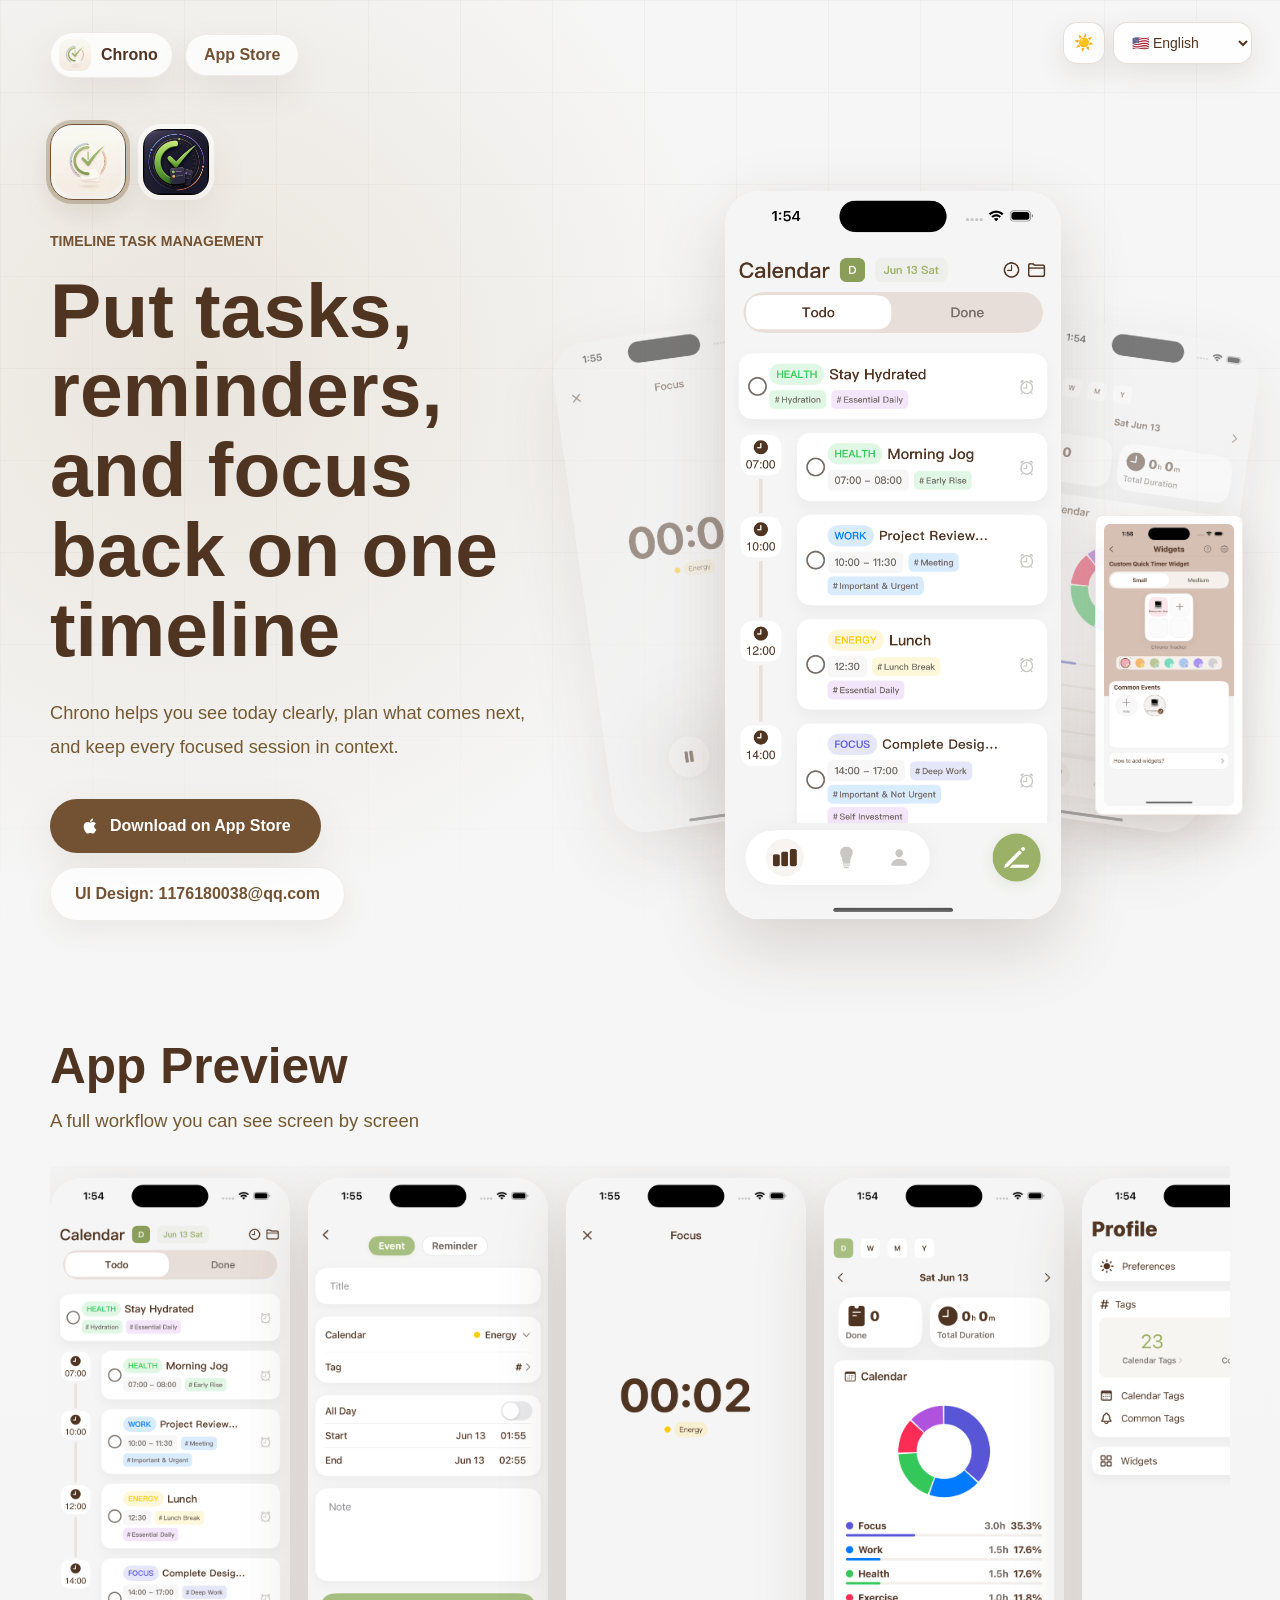
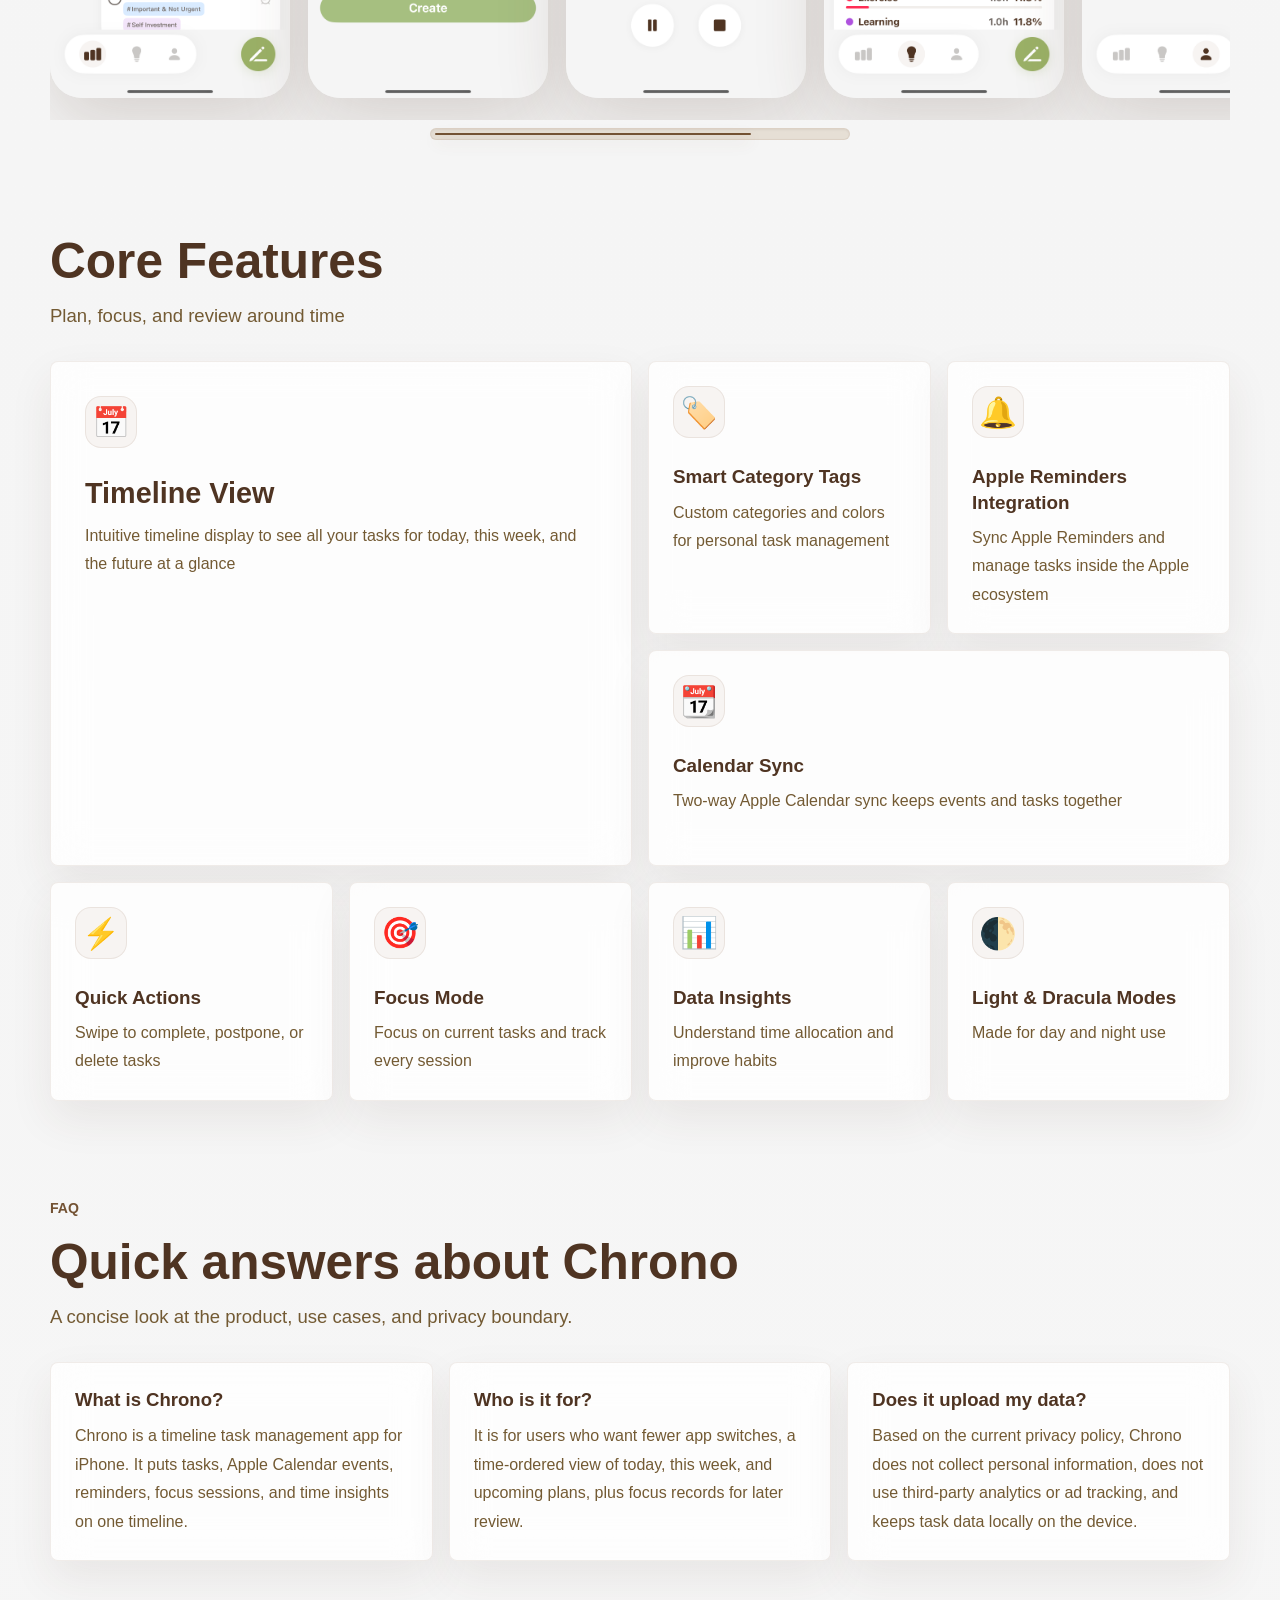
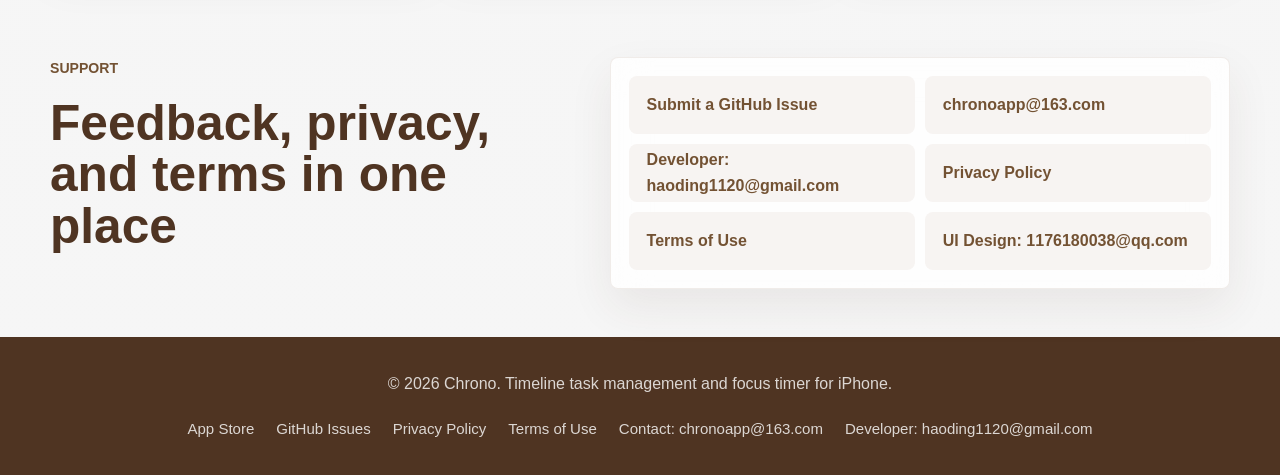
<file: index.html>
<!DOCTYPE html>
<html lang="zh-CN">
<head>
    <meta charset="UTF-8">
    <meta name="viewport" content="width=device-width, initial-scale=1.0">
    <meta name="description" content="Chrono 是一款面向 iPhone 的时间线任务管理应用，把任务、Apple 日历、提醒事项、专注计时、小组件和时间洞察放在同一条时间线上。">
    <meta name="keywords" content="Chrono, 时间线任务管理, iPhone 任务管理, 专注计时, Apple 提醒事项, 日历同步, 小组件, Timeline task management, Focus timer">
    <meta name="author" content="Chrono">
    <meta name="robots" content="index, follow">
    <meta name="apple-itunes-app" content="app-id=6753885021">
    <link rel="canonical" href="https://dhnihaoya.github.io/Chrono/">
    <meta property="og:type" content="website">
    <meta property="og:site_name" content="Chrono">
    <meta property="og:title" content="Chrono - 时间线任务管理与专注计时 iPhone App">
    <meta property="og:description" content="把任务、日历、提醒事项、专注记录和时间洞察放回同一条时间线。">
    <meta property="og:url" content="https://dhnihaoya.github.io/Chrono/">
    <meta property="og:image" content="https://dhnihaoya.github.io/Chrono/assets/light/zh/main.jpg">
    <meta property="og:locale" content="zh_CN">
    <meta property="og:locale:alternate" content="en_US">
    <meta name="twitter:card" content="summary_large_image">
    <meta name="twitter:title" content="Chrono - 时间线任务管理与专注计时 iPhone App">
    <meta name="twitter:description" content="Chrono helps you see tasks, calendar events, reminders, focus sessions, and time insights on one timeline.">
    <meta name="twitter:image" content="https://dhnihaoya.github.io/Chrono/assets/light/zh/main.jpg">
    <title>Chrono - 时间线任务管理与专注计时 iPhone App</title>
    <link rel="icon" type="image/png" sizes="32x32" href="assets/light/icon-32.png">
    <link rel="apple-touch-icon" sizes="180x180" href="assets/light/icon-180.png">
    <link rel="stylesheet" href="style.css">
    <script type="application/ld+json">
    {
        "@context": "https://schema.org",
        "@graph": [
            {
                "@type": "WebSite",
                "@id": "https://dhnihaoya.github.io/Chrono/#website",
                "name": "Chrono",
                "url": "https://dhnihaoya.github.io/Chrono/",
                "inLanguage": ["zh-CN", "en"]
            },
            {
                "@type": "SoftwareApplication",
                "@id": "https://dhnihaoya.github.io/Chrono/#app",
                "name": "Chrono",
                "alternateName": "Chrono Timeline Task Manager",
                "url": "https://dhnihaoya.github.io/Chrono/",
                "downloadUrl": "https://apps.apple.com/cn/app/chrono/id6753885021",
                "operatingSystem": "iOS",
                "applicationCategory": "ProductivityApplication",
                "description": "Chrono 是一款面向 iPhone 的时间线任务管理应用，把任务、Apple 日历、提醒事项、专注计时、小组件和时间洞察放在同一条时间线上。",
                "image": "https://dhnihaoya.github.io/Chrono/assets/light/icon.png",
                "screenshot": [
                    "https://dhnihaoya.github.io/Chrono/assets/light/zh/main.jpg",
                    "https://dhnihaoya.github.io/Chrono/assets/light/zh/focus.jpg",
                    "https://dhnihaoya.github.io/Chrono/assets/light/zh/widgets.png"
                ],
                "inLanguage": ["zh-CN", "en"],
                "offers": {
                    "@type": "Offer",
                    "url": "https://apps.apple.com/cn/app/chrono/id6753885021"
                },
                "publisher": {
                    "@type": "Organization",
                    "name": "Chrono",
                    "url": "https://dhnihaoya.github.io/Chrono/"
                }
            },
            {
                "@type": "FAQPage",
                "@id": "https://dhnihaoya.github.io/Chrono/#faq",
                "mainEntity": [
                    {
                        "@type": "Question",
                        "name": "Chrono 是什么？",
                        "acceptedAnswer": {
                            "@type": "Answer",
                            "text": "Chrono 是一款面向 iPhone 的时间线任务管理应用，把任务、Apple 日历、提醒事项、专注记录和时间洞察放在同一条时间线上。"
                        }
                    },
                    {
                        "@type": "Question",
                        "name": "适合谁使用？",
                        "acceptedAnswer": {
                            "@type": "Answer",
                            "text": "适合想减少 App 切换、按时间顺序安排今天、本周和未来事项，并用专注记录回看时间投入的用户。"
                        }
                    },
                    {
                        "@type": "Question",
                        "name": "数据会上传吗？",
                        "acceptedAnswer": {
                            "@type": "Answer",
                            "text": "根据当前隐私政策，Chrono 不收集个人信息，不使用第三方分析或广告追踪，任务数据保存在用户设备本地。"
                        }
                    }
                ]
            }
        ]
    }
    </script>
    <script src="js/common.js?v=20260615"></script>
    <script src="js/index.js?v=20260613-seo-links"></script>
</head>
<body class="demo-page">
    <div class="site-controls demo-controls">
        <button id="themeToggle" class="theme-toggle" aria-label="切换主题">
            <span class="theme-icon-light">☀️</span>
            <span class="theme-icon-dark">🌙</span>
        </button>
        <select id="languageSelect">
            <option value="zh">🇨🇳 中文</option>
            <option value="en">🇺🇸 English</option>
        </select>
    </div>

    <header class="demo-hero">
        <div class="demo-shell">
            <nav class="demo-nav" aria-label="Chrono">
                <div class="demo-brand">
                    <img data-asset="icon" data-asset-theme="light" alt="Chrono" class="demo-brand-icon adaptive-asset">
                    <span>Chrono</span>
                </div>
                <a href="https://apps.apple.com/cn/app/chrono/id6753885021" data-href-zh="https://apps.apple.com/cn/app/chrono/id6753885021" data-href-en="https://apps.apple.com/us/app/chrono/id6753885021" class="demo-nav-link app-store-link" data-zh="App Store" data-en="App Store">App Store</a>
            </nav>

            <div class="demo-hero-grid">
                <div class="demo-hero-copy">
                    <div class="app-icon-options demo-icon-options" aria-label="Chrono appearance preview">
                        <button type="button" class="app-icon-option active" data-theme-option="light" aria-label="浅色模式" aria-pressed="true">
                            <img data-asset="icon" data-asset-theme="light" alt="Chrono" class="app-icon-img adaptive-asset">
                        </button>
                        <button type="button" class="app-icon-option" data-theme-option="dark" aria-label="深色模式" aria-pressed="false">
                            <img data-asset="icon" data-asset-theme="dark" alt="Chrono" class="app-icon-img adaptive-asset">
                        </button>
                    </div>
                    <p class="demo-kicker" data-zh="日程 · 提醒 · 专注" data-en="Timeline Task Management">日程 · 提醒 · 专注</p>
                    <h1 data-zh="今天做什么，几点开始" data-en="Put tasks, reminders, and focus back on one timeline">今天做什么，几点开始</h1>
                    <p class="demo-subtitle" data-zh="把日程、提醒事项和专注记录放进同一条时间线，不用在几个 App 之间来回切换。" data-en="Chrono helps you see today clearly, plan what comes next, and keep every focused session in context.">把日程、提醒事项和专注记录放进同一条时间线，不用在几个 App 之间来回切换。</p>
                    <div class="demo-cta-row">
                        <a href="https://apps.apple.com/cn/app/chrono/id6753885021" data-href-zh="https://apps.apple.com/cn/app/chrono/id6753885021" data-href-en="https://apps.apple.com/us/app/chrono/id6753885021" class="demo-primary-link app-store-link">
                            <svg width="20" height="20" viewBox="0 0 24 24" fill="currentColor" aria-hidden="true">
                                <path d="M17.05 20.28c-.98.95-2.05.8-3.08.35-1.09-.46-2.09-.48-3.24 0-1.44.62-2.2.44-3.06-.35C2.79 15.25 3.51 7.59 9.05 7.31c1.35.07 2.29.74 3.08.8 1.18-.24 2.31-.93 3.57-.84 1.51.12 2.65.72 3.4 1.8-3.12 1.87-2.38 5.98.48 7.13-.57 1.5-1.31 2.99-2.54 4.09l.01-.01zM12.03 7.25c-.15-2.23 1.66-4.07 3.74-4.25.29 2.58-2.34 4.5-3.74 4.25z"/>
                            </svg>
                            <span data-zh="App Store 下载" data-en="Download on App Store">App Store 下载</span>
                        </a>
                        <span class="demo-design-credit" data-zh="UI设计：1176180038@qq.com" data-en="UI Design: 1176180038@qq.com">UI设计：1176180038@qq.com</span>
                    </div>
                </div>

                <div class="demo-device-stage" aria-label="Chrono app preview">
                    <img data-asset="focus" alt="Chrono 专注模式界面" data-alt-zh="专注模式" data-alt-en="Focus mode" class="demo-phone demo-phone-left adaptive-asset">
                    <img data-asset="main" alt="Chrono 主页面时间线预览" data-alt-zh="Chrono 主页面" data-alt-en="Chrono home timeline preview" class="demo-phone demo-phone-main adaptive-asset">
                    <img data-asset="insight" alt="Chrono 数据洞察界面" data-alt-zh="数据洞察" data-alt-en="Insights" class="demo-phone demo-phone-right adaptive-asset">
                    <div class="demo-widget-card">
                        <img data-asset="widgets" alt="Chrono 小组件预览" data-alt-zh="小组件预览" data-alt-en="Widgets preview" class="adaptive-asset">
                    </div>
                </div>
            </div>
        </div>
    </header>

    <main>
        <section class="demo-bento">
            <div class="demo-shell">
                <div class="demo-section-heading">
                    <h2 data-zh="核心功能" data-en="Core Features">核心功能</h2>
                    <p class="demo-section-subtitle" data-zh="少一点整理，多一点推进" data-en="Plan, focus, and review around time">少一点整理，多一点推进</p>
                </div>
                <div class="demo-bento-grid">
                    <article class="demo-bento-card demo-bento-large">
                        <div class="feature-icon">📅</div>
                        <h3 data-zh="时间线视图" data-en="Timeline View">时间线视图</h3>
                        <p data-zh="按时间排好今天、本周和未来的安排。打开 Chrono，先看顺序，再决定下一步。" data-en="Intuitive timeline display to see all your tasks for today, this week, and the future at a glance">按时间排好今天、本周和未来的安排。打开 Chrono，先看顺序，再决定下一步。</p>
                    </article>
                    <article class="demo-bento-card">
                        <div class="feature-icon">🏷️</div>
                        <h3 data-zh="智能分类标签" data-en="Smart Category Tags">智能分类标签</h3>
                        <p data-zh="用颜色和标签区分工作、健康、生活，不用把每件事都写成一样。" data-en="Custom categories and colors for personal task management">用颜色和标签区分工作、健康、生活，不用把每件事都写成一样。</p>
                    </article>
                    <article class="demo-bento-card">
                        <div class="feature-icon">🔔</div>
                        <h3 data-zh="Apple 提醒事项集成" data-en="Apple Reminders Integration">Apple 提醒事项集成</h3>
                        <p data-zh="继续用 Apple 提醒事项，Chrono 负责把它们放回你的时间线。" data-en="Sync Apple Reminders and manage tasks inside the Apple ecosystem">继续用 Apple 提醒事项，Chrono 负责把它们放回你的时间线。</p>
                    </article>
                    <article class="demo-bento-card demo-bento-wide">
                        <div class="feature-icon">📆</div>
                        <h3 data-zh="日历同步" data-en="Calendar Sync">日历同步</h3>
                        <p data-zh="日历里的会议、安排和待办放在一起看，临时变动也更容易发现。" data-en="Two-way Apple Calendar sync keeps events and tasks together">日历里的会议、安排和待办放在一起看，临时变动也更容易发现。</p>
                    </article>
                    <article class="demo-bento-card">
                        <div class="feature-icon">⚡</div>
                        <h3 data-zh="快速操作" data-en="Quick Actions">快速操作</h3>
                        <p data-zh="完成、延期、删除，轻扫一下就处理掉。" data-en="Swipe to complete, postpone, or delete tasks">完成、延期、删除，轻扫一下就处理掉。</p>
                    </article>
                    <article class="demo-bento-card">
                        <div class="feature-icon">🎯</div>
                        <h3 data-zh="专注模式" data-en="Focus Mode">专注模式</h3>
                        <p data-zh="开始一段专注，结束后自动留下记录。" data-en="Focus on current tasks and track every session">开始一段专注，结束后自动留下记录。</p>
                    </article>
                    <article class="demo-bento-card">
                        <div class="feature-icon">📊</div>
                        <h3 data-zh="数据洞察" data-en="Data Insights">数据洞察</h3>
                        <p data-zh="看看时间花在哪里，再调整下一周怎么安排。" data-en="Understand time allocation and improve habits">看看时间花在哪里，再调整下一周怎么安排。</p>
                    </article>
                    <article class="demo-bento-card">
                        <div class="feature-icon">🌓</div>
                        <h3 data-zh="浅色与吸血鬼模式" data-en="Light & Dracula Modes">浅色与吸血鬼模式</h3>
                        <p data-zh="白天清爽，夜里切到 Dracula 风格。" data-en="Made for day and night use">白天清爽，夜里切到 Dracula 风格。</p>
                    </article>
                </div>
            </div>
        </section>

        <section class="demo-gallery">
            <div class="demo-shell">
                <div class="demo-section-heading">
                    <h2 data-zh="应用预览" data-en="App Preview">应用预览</h2>
                    <p class="demo-section-subtitle" data-zh="看看实际界面" data-en="A full workflow you can see screen by screen">看看实际界面</p>
                </div>
                <div class="demo-gallery-strip">
                    <img data-asset="main" alt="Chrono 主页面时间线" data-alt-zh="主页面" data-alt-en="Home timeline" class="adaptive-asset">
                    <img data-asset="add_schedule" alt="Chrono 添加任务界面" data-alt-zh="添加任务" data-alt-en="Add task" class="adaptive-asset">
                    <img data-asset="focus" alt="Chrono 专注模式" data-alt-zh="专注模式" data-alt-en="Focus mode" class="adaptive-asset">
                    <img data-asset="insight" alt="Chrono 数据洞察" data-alt-zh="数据洞察" data-alt-en="Insights" class="adaptive-asset">
                    <img data-asset="mine" alt="Chrono 个人中心" data-alt-zh="个人中心" data-alt-en="Profile" class="adaptive-asset">
                    <img data-asset="widgets" alt="Chrono 主屏幕小组件" data-alt-zh="小组件" data-alt-en="Widgets" class="adaptive-asset">
                </div>
                <div class="demo-gallery-scrollbar" aria-hidden="true">
                    <div class="demo-gallery-thumb"></div>
                </div>
            </div>
        </section>

        <section class="demo-answers" id="faq">
            <div class="demo-shell">
                <div class="demo-section-heading">
                    <p class="demo-kicker" data-zh="常见问题" data-en="FAQ">常见问题</p>
                    <h2 data-zh="关于 Chrono 的快速答案" data-en="Quick answers about Chrono">关于 Chrono 的快速答案</h2>
                    <p class="demo-section-subtitle" data-zh="用几句话说明产品定位、使用场景和隐私边界。" data-en="A concise look at the product, use cases, and privacy boundary.">用几句话说明产品定位、使用场景和隐私边界。</p>
                </div>
                <div class="demo-answer-grid">
                    <article class="demo-answer-card">
                        <h3 data-zh="Chrono 是什么？" data-en="What is Chrono?">Chrono 是什么？</h3>
                        <p data-zh="Chrono 是一款面向 iPhone 的时间线任务管理应用，把任务、Apple 日历、提醒事项、专注记录和时间洞察放在同一条时间线上。" data-en="Chrono is a timeline task management app for iPhone. It puts tasks, Apple Calendar events, reminders, focus sessions, and time insights on one timeline.">Chrono 是一款面向 iPhone 的时间线任务管理应用，把任务、Apple 日历、提醒事项、专注记录和时间洞察放在同一条时间线上。</p>
                    </article>
                    <article class="demo-answer-card">
                        <h3 data-zh="适合谁使用？" data-en="Who is it for?">适合谁使用？</h3>
                        <p data-zh="适合想减少 App 切换、按时间顺序安排今天、本周和未来事项，并用专注记录回看时间投入的用户。" data-en="It is for users who want fewer app switches, a time-ordered view of today, this week, and upcoming plans, plus focus records for later review.">适合想减少 App 切换、按时间顺序安排今天、本周和未来事项，并用专注记录回看时间投入的用户。</p>
                    </article>
                    <article class="demo-answer-card">
                        <h3 data-zh="数据会上传吗？" data-en="Does it upload my data?">数据会上传吗？</h3>
                        <p data-zh="根据当前隐私政策，Chrono 不收集个人信息，不使用第三方分析或广告追踪，任务数据保存在用户设备本地。" data-en="Based on the current privacy policy, Chrono does not collect personal information, does not use third-party analytics or ad tracking, and keeps task data locally on the device.">根据当前隐私政策，Chrono 不收集个人信息，不使用第三方分析或广告追踪，任务数据保存在用户设备本地。</p>
                    </article>
                </div>
            </div>
        </section>

        <section class="demo-support">
            <div class="demo-shell demo-support-grid">
                <div>
                    <p class="demo-kicker" data-zh="技术支持" data-en="Support">技术支持</p>
                    <h2 data-zh="有问题，直接反馈" data-en="Feedback, privacy, and terms in one place">有问题，直接反馈</h2>
                </div>
                <div class="demo-support-links">
                    <a href="https://github.com/dhnihaoya/Chrono/issues" data-zh="提交 GitHub Issue" data-en="Submit a GitHub Issue">提交 GitHub Issue</a>
                    <a href="mailto:chronoapp@163.com">chronoapp@163.com</a>
                    <a class="dev-contact"></a>
                    <a href="privacy.html" data-zh="隐私政策" data-en="Privacy Policy">隐私政策</a>
                    <a href="terms.html" data-zh="使用条款" data-en="Terms of Use">使用条款</a>
                    <span data-zh="UI设计：1176180038@qq.com" data-en="UI Design: 1176180038@qq.com">UI设计：1176180038@qq.com</span>
                </div>
            </div>
        </section>
    </main>
    <footer>
        <p data-zh="© 2026 Chrono. 时间线任务管理与专注计时 iPhone App。" data-en="© 2026 Chrono. Timeline task management and focus timer for iPhone.">© 2026 Chrono. 时间线任务管理与专注计时 iPhone App。</p>
        <div class="footer-links">
            <a href="https://apps.apple.com/cn/app/chrono/id6753885021" data-href-zh="https://apps.apple.com/cn/app/chrono/id6753885021" data-href-en="https://apps.apple.com/us/app/chrono/id6753885021" class="app-store-link" data-zh="App Store" data-en="App Store">App Store</a>
            <a href="https://github.com/dhnihaoya/Chrono/issues" data-zh="GitHub Issues" data-en="GitHub Issues">GitHub Issues</a>
            <a href="privacy.html" data-zh="隐私政策" data-en="Privacy Policy">隐私政策</a>
            <a href="terms.html" data-zh="使用条款" data-en="Terms of Use">使用条款</a>
            <span data-zh="联系：chronoapp@163.com" data-en="Contact: chronoapp@163.com">联系：chronoapp@163.com</span>
            <a class="dev-contact"></a>
        </div>
    </footer>
</body>
</html>
</file>
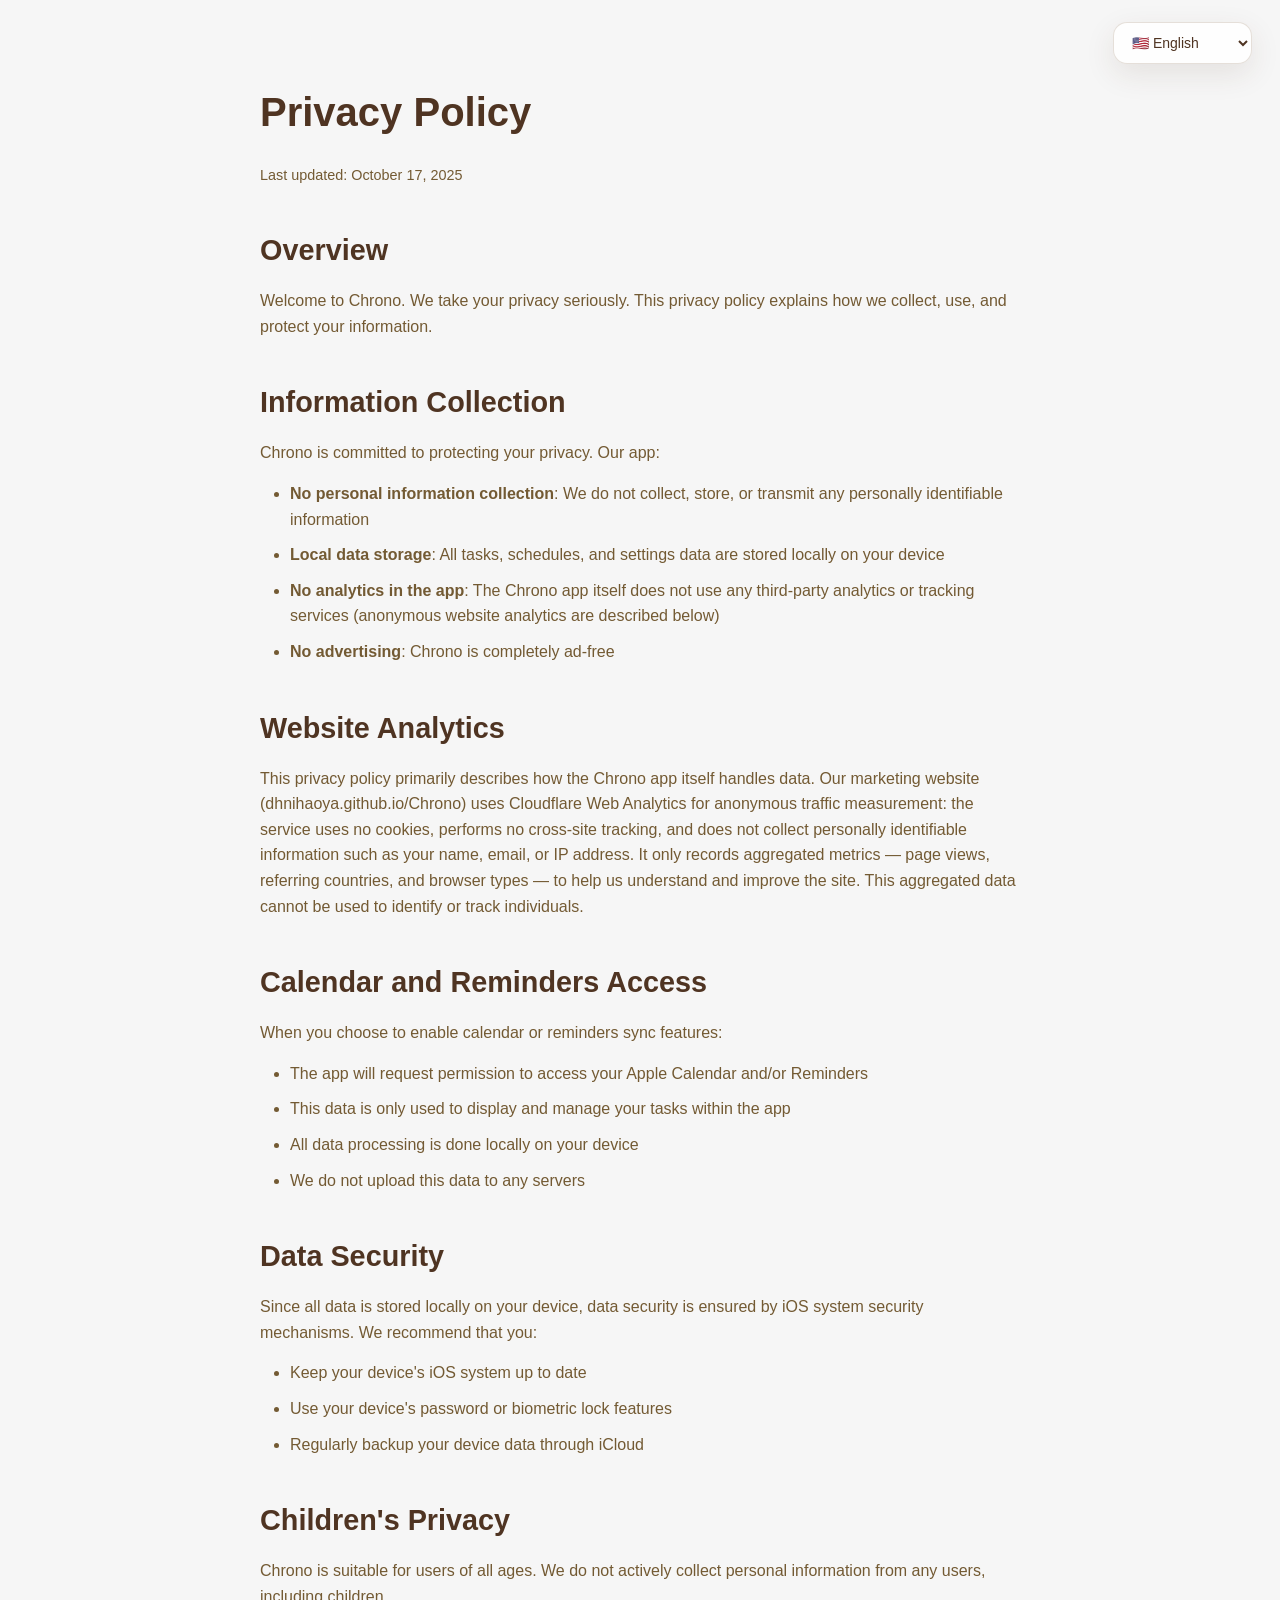
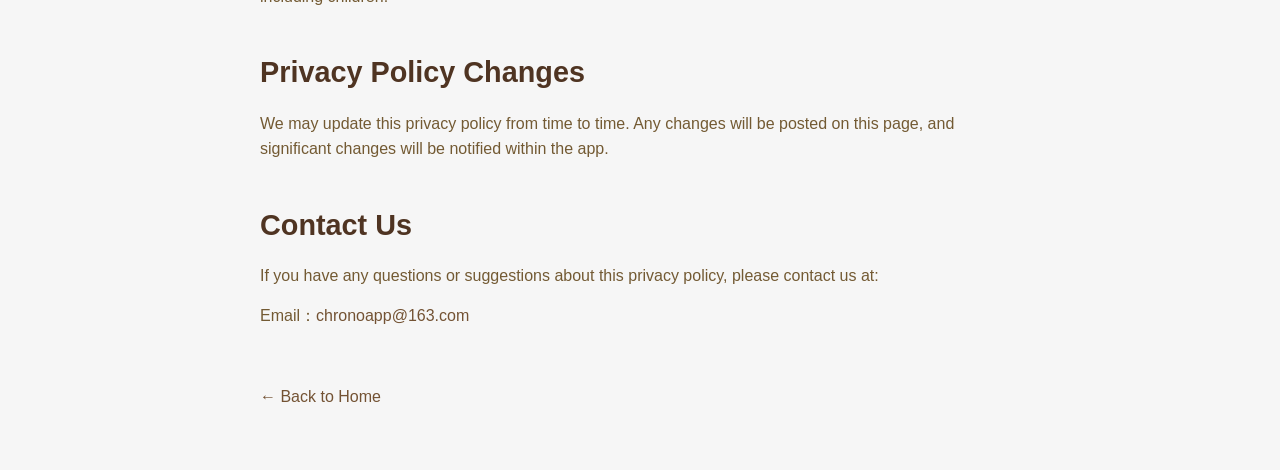
<file: privacy.html>
<!DOCTYPE html>
<html lang="zh-CN">
<head>
    <meta charset="UTF-8">
    <meta name="viewport" content="width=device-width, initial-scale=1.0">
    <meta name="description" content="Chrono 隐私政策：应用不收集个人信息，不使用第三方分析或广告追踪，任务、日程和设置数据保存在用户设备本地。">
    <meta name="robots" content="index, follow">
    <link rel="canonical" href="https://dhnihaoya.github.io/Chrono/privacy.html">
    <meta property="og:type" content="article">
    <meta property="og:site_name" content="Chrono">
    <meta property="og:title" content="隐私政策 - Chrono">
    <meta property="og:description" content="Chrono 不收集个人信息，不使用第三方分析或广告追踪，任务数据保存在用户设备本地。">
    <meta property="og:url" content="https://dhnihaoya.github.io/Chrono/privacy.html">
    <meta property="og:image" content="https://dhnihaoya.github.io/Chrono/assets/light/icon.png">
    <meta name="twitter:card" content="summary">
    <meta name="twitter:title" content="隐私政策 - Chrono">
    <meta name="twitter:description" content="Chrono 不收集个人信息，不使用第三方分析或广告追踪，任务数据保存在用户设备本地。">
    <title>隐私政策 - Chrono</title>
    <link rel="icon" type="image/png" sizes="32x32" href="assets/light/icon-32.png">
    <link rel="apple-touch-icon" sizes="180x180" href="assets/light/icon-180.png">
    <link rel="stylesheet" href="style.css">
    <script src="js/common.js?v=20260615"></script>
    <script src="js/legal.js"></script>
</head>
<body>
    <!-- Language Switcher -->
    <div class="site-controls">
        <select id="languageSelect">
            <option value="zh">🇨🇳 中文</option>
            <option value="en">🇺🇸 English</option>
        </select>
    </div>

    <div class="legal-page">
        <h1 data-zh="隐私政策" data-en="Privacy Policy">隐私政策</h1>
        <p class="last-updated" data-zh="最后更新日期：2025年10月17日" data-en="Last updated: October 17, 2025">最后更新日期：2025年10月17日</p>

        <h2 data-zh="概述" data-en="Overview">概述</h2>
        <p data-zh="欢迎使用 Chrono。我们非常重视您的隐私。本隐私政策说明了我们如何收集、使用和保护您的信息。" data-en="Welcome to Chrono. We take your privacy seriously. This privacy policy explains how we collect, use, and protect your information.">欢迎使用 Chrono。我们非常重视您的隐私。本隐私政策说明了我们如何收集、使用和保护您的信息。</p>

        <h2 data-zh="信息收集" data-en="Information Collection">信息收集</h2>
        <p data-zh="Chrono 致力于保护您的隐私。我们的应用：" data-en="Chrono is committed to protecting your privacy. Our app:">Chrono 致力于保护您的隐私。我们的应用：</p>
        <ul>
            <li data-zh="<strong>不收集个人信息</strong>：我们不会收集、存储或传输您的任何个人身份信息" data-en="<strong>No personal information collection</strong>: We do not collect, store, or transmit any personally identifiable information"><strong>不收集个人信息</strong>：我们不会收集、存储或传输您的任何个人身份信息</li>
            <li data-zh="<strong>本地数据存储</strong>：所有任务、日程和设置数据都存储在您的设备本地" data-en="<strong>Local data storage</strong>: All tasks, schedules, and settings data are stored locally on your device"><strong>本地数据存储</strong>：所有任务、日程和设置数据都存储在您的设备本地</li>
            <li data-zh="<strong>应用内不使用第三方分析</strong>：Chrono 应用本身不使用任何第三方分析或追踪服务（网站的匿名访问统计见下文）" data-en="<strong>No analytics in the app</strong>: The Chrono app itself does not use any third-party analytics or tracking services (anonymous website analytics are described below)"><strong>应用内不使用第三方分析</strong>：Chrono 应用本身不使用任何第三方分析或追踪服务（网站的匿名访问统计见下文）</li>
            <li data-zh="<strong>不投放广告</strong>：Chrono 完全无广告" data-en="<strong>No advertising</strong>: Chrono is completely ad-free"><strong>不投放广告</strong>：Chrono 完全无广告</li>
        </ul>

        <h2 data-zh="网站访问统计" data-en="Website Analytics">网站访问统计</h2>
        <p data-zh="本隐私政策主要描述 Chrono 应用本身的数据处理。我们的宣传网站（dhnihaoya.github.io/Chrono）使用 Cloudflare Web Analytics 进行匿名访问统计：该服务不使用 Cookie、不进行跨站追踪，也不收集您的姓名、邮箱、IP 地址等个人身份信息。它仅在聚合层面记录页面访问次数、来源国家和浏览器类型，用于帮助我们了解和改进网站。这些聚合数据无法用于识别或追踪个人。" data-en="This privacy policy primarily describes how the Chrono app itself handles data. Our marketing website (dhnihaoya.github.io/Chrono) uses Cloudflare Web Analytics for anonymous traffic measurement: the service uses no cookies, performs no cross-site tracking, and does not collect personally identifiable information such as your name, email, or IP address. It only records aggregated metrics — page views, referring countries, and browser types — to help us understand and improve the site. This aggregated data cannot be used to identify or track individuals.">本隐私政策主要描述 Chrono 应用本身的数据处理。我们的宣传网站（dhnihaoya.github.io/Chrono）使用 Cloudflare Web Analytics 进行匿名访问统计：该服务不使用 Cookie、不进行跨站追踪，也不收集您的姓名、邮箱、IP 地址等个人身份信息。它仅在聚合层面记录页面访问次数、来源国家和浏览器类型，用于帮助我们了解和改进网站。这些聚合数据无法用于识别或追踪个人。</p>

        <h2 data-zh="日历和提醒事项访问" data-en="Calendar and Reminders Access">日历和提醒事项访问</h2>
        <p data-zh="当您选择启用日历或提醒事项同步功能时：" data-en="When you choose to enable calendar or reminders sync features:">当您选择启用日历或提醒事项同步功能时：</p>
        <ul>
            <li data-zh="应用会请求访问您的 Apple 日历和/或提醒事项的权限" data-en="The app will request permission to access your Apple Calendar and/or Reminders">应用会请求访问您的 Apple 日历和/或提醒事项的权限</li>
            <li data-zh="这些数据仅用于在应用内显示和管理您的任务" data-en="This data is only used to display and manage your tasks within the app">这些数据仅用于在应用内显示和管理您的任务</li>
            <li data-zh="所有数据处理都在您的设备本地进行" data-en="All data processing is done locally on your device">所有数据处理都在您的设备本地进行</li>
            <li data-zh="我们不会将这些数据上传到任何服务器" data-en="We do not upload this data to any servers">我们不会将这些数据上传到任何服务器</li>
        </ul>

        <h2 data-zh="数据安全" data-en="Data Security">数据安全</h2>
        <p data-zh="由于所有数据都存储在您的设备本地，数据安全性由 iOS 系统的安全机制保障。我们建议您：" data-en="Since all data is stored locally on your device, data security is ensured by iOS system security mechanisms. We recommend that you:">由于所有数据都存储在您的设备本地，数据安全性由 iOS 系统的安全机制保障。我们建议您：</p>
        <ul>
            <li data-zh="保持设备的 iOS 系统为最新版本" data-en="Keep your device's iOS system up to date">保持设备的 iOS 系统为最新版本</li>
            <li data-zh="使用设备的密码或生物识别锁定功能" data-en="Use your device's password or biometric lock features">使用设备的密码或生物识别锁定功能</li>
            <li data-zh="定期通过 iCloud 备份您的设备数据" data-en="Regularly backup your device data through iCloud">定期通过 iCloud 备份您的设备数据</li>
        </ul>

        <h2 data-zh="儿童隐私" data-en="Children's Privacy">儿童隐私</h2>
        <p data-zh="Chrono 适合所有年龄段的用户使用。我们不会主动收集任何用户的个人信息，包括儿童。" data-en="Chrono is suitable for users of all ages. We do not actively collect personal information from any users, including children.">Chrono 适合所有年龄段的用户使用。我们不会主动收集任何用户的个人信息，包括儿童。</p>

        <h2 data-zh="隐私政策变更" data-en="Privacy Policy Changes">隐私政策变更</h2>
        <p data-zh="我们可能会不时更新本隐私政策。任何变更都会在此页面上发布，重大变更会在应用内通知您。" data-en="We may update this privacy policy from time to time. Any changes will be posted on this page, and significant changes will be notified within the app.">我们可能会不时更新本隐私政策。任何变更都会在此页面上发布，重大变更会在应用内通知您。</p>

        <h2 data-zh="联系我们" data-en="Contact Us">联系我们</h2>
        <p data-zh="如果您对本隐私政策有任何疑问或建议，请通过以下方式联系我们：" data-en="If you have any questions or suggestions about this privacy policy, please contact us at:">如果您对本隐私政策有任何疑问或建议，请通过以下方式联系我们：</p>
        <p><span data-zh="电子邮件" data-en="Email">电子邮件</span>：<a href="mailto:chronoapp@163.com" class="contact-link">chronoapp@163.com</a></p>

        <a href="index.html" class="back-link" data-zh="← 返回首页" data-en="← Back to Home">← 返回首页</a>
    </div>

</body>
</html>
</file>
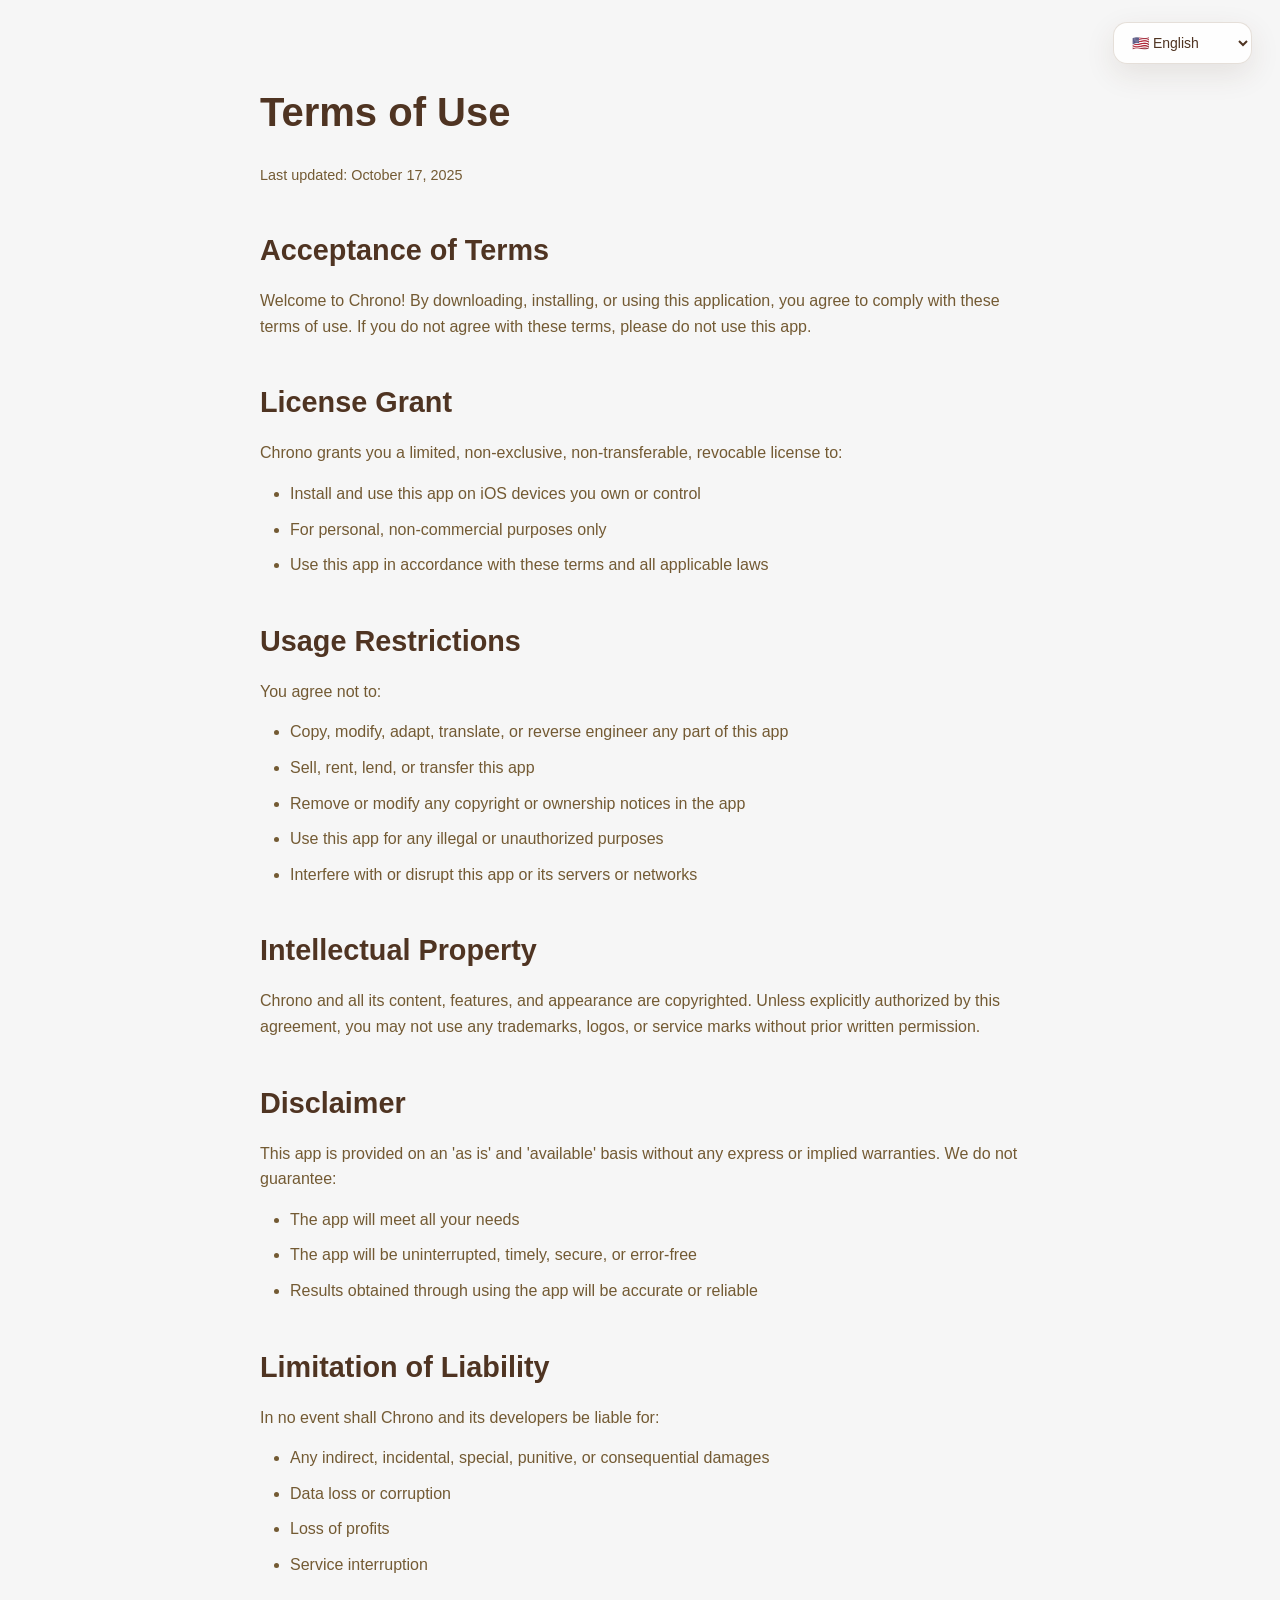
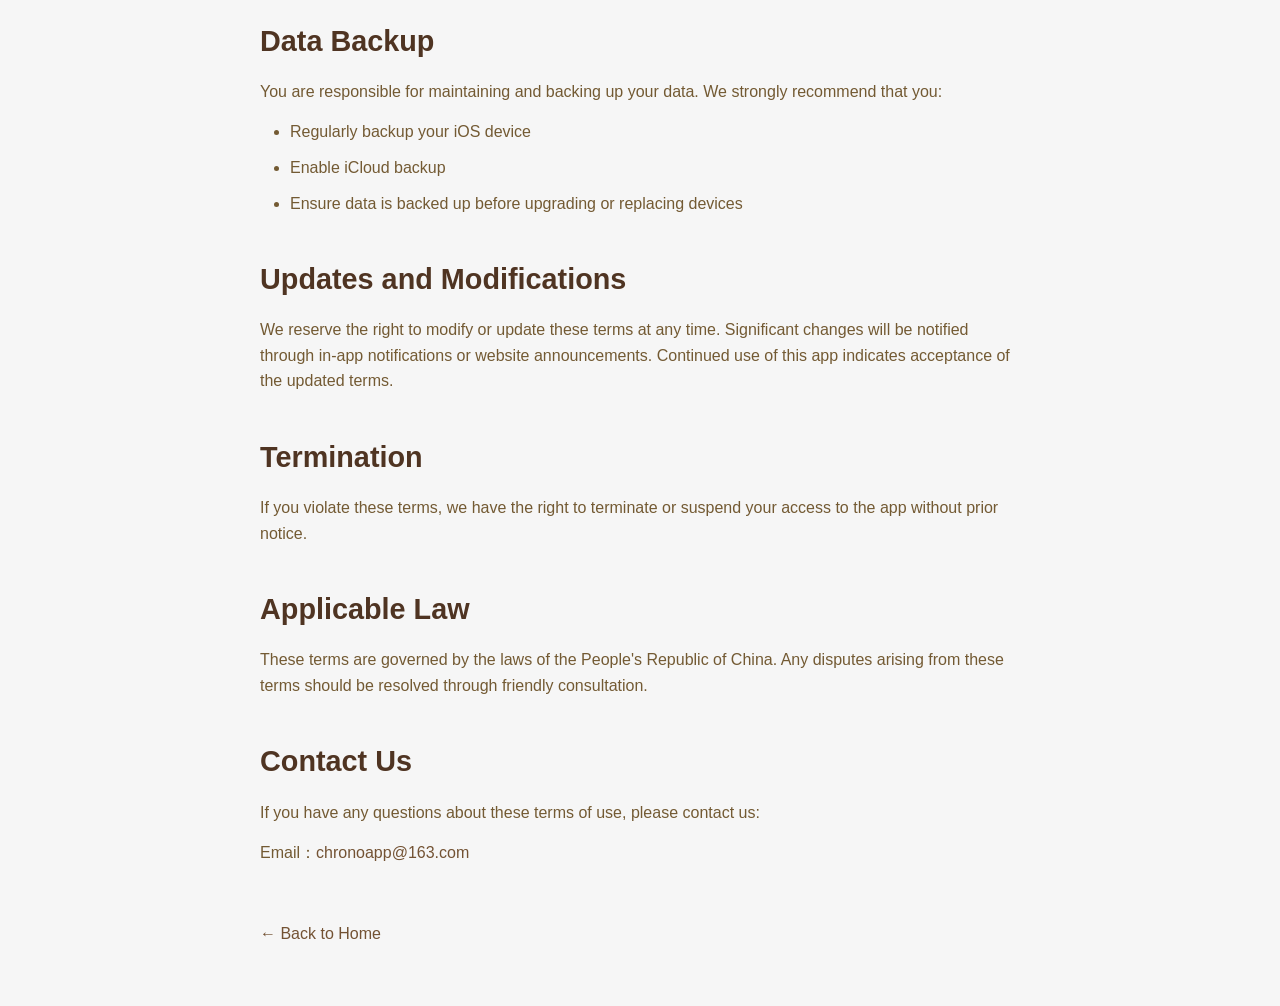
<file: terms.html>
<!DOCTYPE html>
<html lang="zh-CN">
<head>
    <meta charset="UTF-8">
    <meta name="viewport" content="width=device-width, initial-scale=1.0">
    <meta name="description" content="Chrono 使用条款，说明应用许可、使用限制、免责声明、数据备份建议、条款更新和联系方式。">
    <meta name="robots" content="index, follow">
    <link rel="canonical" href="https://dhnihaoya.github.io/Chrono/terms.html">
    <meta property="og:type" content="article">
    <meta property="og:site_name" content="Chrono">
    <meta property="og:title" content="使用条款 - Chrono">
    <meta property="og:description" content="阅读 Chrono 的应用许可、使用限制、免责声明、数据备份建议和联系方式。">
    <meta property="og:url" content="https://dhnihaoya.github.io/Chrono/terms.html">
    <meta property="og:image" content="https://dhnihaoya.github.io/Chrono/assets/light/icon.png">
    <meta name="twitter:card" content="summary">
    <meta name="twitter:title" content="使用条款 - Chrono">
    <meta name="twitter:description" content="阅读 Chrono 的应用许可、使用限制、免责声明、数据备份建议和联系方式。">
    <title>使用条款 - Chrono</title>
    <link rel="icon" type="image/png" sizes="32x32" href="assets/light/icon-32.png">
    <link rel="apple-touch-icon" sizes="180x180" href="assets/light/icon-180.png">
    <link rel="stylesheet" href="style.css">
    <script src="js/common.js?v=20260615"></script>
    <script src="js/legal.js"></script>
</head>
<body>
    <!-- Language Switcher -->
    <div class="site-controls">
        <select id="languageSelect">
            <option value="zh">🇨🇳 中文</option>
            <option value="en">🇺🇸 English</option>
        </select>
    </div>

    <div class="legal-page">
        <h1 data-zh="使用条款" data-en="Terms of Use">使用条款</h1>
        <p class="last-updated" data-zh="最后更新日期：2025年10月17日" data-en="Last updated: October 17, 2025">最后更新日期：2025年10月17日</p>

        <h2 data-zh="接受条款" data-en="Acceptance of Terms">接受条款</h2>
        <p data-zh="欢迎使用 Chrono！通过下载、安装或使用本应用程序，即表示您同意遵守本使用条款。如果您不同意这些条款，请不要使用本应用。" data-en="Welcome to Chrono! By downloading, installing, or using this application, you agree to comply with these terms of use. If you do not agree with these terms, please do not use this app.">欢迎使用 Chrono！通过下载、安装或使用本应用程序，即表示您同意遵守本使用条款。如果您不同意这些条款，请不要使用本应用。</p>

        <h2 data-zh="许可授权" data-en="License Grant">许可授权</h2>
        <p data-zh="Chrono 授予您一项有限的、非独占的、不可转让的、可撤销的许可，允许您：" data-en="Chrono grants you a limited, non-exclusive, non-transferable, revocable license to:">Chrono 授予您一项有限的、非独占的、不可转让的、可撤销的许可，允许您：</p>
        <ul>
            <li data-zh="在您拥有或控制的 iOS 设备上安装和使用本应用" data-en="Install and use this app on iOS devices you own or control">在您拥有或控制的 iOS 设备上安装和使用本应用</li>
            <li data-zh="仅用于个人、非商业目的" data-en="For personal, non-commercial purposes only">仅用于个人、非商业目的</li>
            <li data-zh="按照这些条款和所有适用法律使用本应用" data-en="Use this app in accordance with these terms and all applicable laws">按照这些条款和所有适用法律使用本应用</li>
        </ul>

        <h2 data-zh="使用限制" data-en="Usage Restrictions">使用限制</h2>
        <p data-zh="您同意不会：" data-en="You agree not to:">您同意不会：</p>
        <ul>
            <li data-zh="复制、修改、改编、翻译或逆向工程本应用的任何部分" data-en="Copy, modify, adapt, translate, or reverse engineer any part of this app">复制、修改、改编、翻译或逆向工程本应用的任何部分</li>
            <li data-zh="出售、出租、出借或转让本应用" data-en="Sell, rent, lend, or transfer this app">出售、出租、出借或转让本应用</li>
            <li data-zh="删除或修改应用中的任何版权或所有权声明" data-en="Remove or modify any copyright or ownership notices in the app">删除或修改应用中的任何版权或所有权声明</li>
            <li data-zh="使用本应用进行任何非法或未经授权的目的" data-en="Use this app for any illegal or unauthorized purposes">使用本应用进行任何非法或未经授权的目的</li>
            <li data-zh="干扰或破坏本应用或其服务器或网络" data-en="Interfere with or disrupt this app or its servers or networks">干扰或破坏本应用或其服务器或网络</li>
        </ul>

        <h2 data-zh="知识产权" data-en="Intellectual Property">知识产权</h2>
        <p data-zh="Chrono 及其所有内容、功能和外观均为版权所有。除非本协议明确授权，否则未经事先书面许可，您不得使用任何商标、标识或服务标志。" data-en="Chrono and all its content, features, and appearance are copyrighted. Unless explicitly authorized by this agreement, you may not use any trademarks, logos, or service marks without prior written permission.">Chrono 及其所有内容、功能和外观均为版权所有。除非本协议明确授权，否则未经事先书面许可，您不得使用任何商标、标识或服务标志。</p>

        <h2 data-zh="免责声明" data-en="Disclaimer">免责声明</h2>
        <p data-zh="本应用按&quot;原样&quot;和&quot;可用&quot;基础提供，不提供任何形式的明示或暗示保证。我们不保证：" data-en="This app is provided on an 'as is' and 'available' basis without any express or implied warranties. We do not guarantee:">本应用按"原样"和"可用"基础提供，不提供任何形式的明示或暗示保证。我们不保证：</p>
        <ul>
            <li data-zh="应用将满足您的所有需求" data-en="The app will meet all your needs">应用将满足您的所有需求</li>
            <li data-zh="应用将不间断、及时、安全或无错误" data-en="The app will be uninterrupted, timely, secure, or error-free">应用将不间断、及时、安全或无错误</li>
            <li data-zh="通过使用应用获得的结果将是准确或可靠的" data-en="Results obtained through using the app will be accurate or reliable">通过使用应用获得的结果将是准确或可靠的</li>
        </ul>

        <h2 data-zh="责任限制" data-en="Limitation of Liability">责任限制</h2>
        <p data-zh="在任何情况下，Chrono 及其开发者均不对以下情况承担责任：" data-en="In no event shall Chrono and its developers be liable for:">在任何情况下，Chrono 及其开发者均不对以下情况承担责任：</p>
        <ul>
            <li data-zh="任何间接、偶然、特殊、惩罚性或后果性损害" data-en="Any indirect, incidental, special, punitive, or consequential damages">任何间接、偶然、特殊、惩罚性或后果性损害</li>
            <li data-zh="数据丢失或损坏" data-en="Data loss or corruption">数据丢失或损坏</li>
            <li data-zh="利润损失" data-en="Loss of profits">利润损失</li>
            <li data-zh="服务中断" data-en="Service interruption">服务中断</li>
        </ul>

        <h2 data-zh="数据备份" data-en="Data Backup">数据备份</h2>
        <p data-zh="您有责任维护和备份您的数据。我们强烈建议您：" data-en="You are responsible for maintaining and backing up your data. We strongly recommend that you:">您有责任维护和备份您的数据。我们强烈建议您：</p>
        <ul>
            <li data-zh="定期备份您的 iOS 设备" data-en="Regularly backup your iOS device">定期备份您的 iOS 设备</li>
            <li data-zh="启用 iCloud 备份" data-en="Enable iCloud backup">启用 iCloud 备份</li>
            <li data-zh="在升级或更换设备前确保数据已备份" data-en="Ensure data is backed up before upgrading or replacing devices">在升级或更换设备前确保数据已备份</li>
        </ul>

        <h2 data-zh="更新和修改" data-en="Updates and Modifications">更新和修改</h2>
        <p data-zh="我们保留随时修改或更新这些条款的权利。重大变更将通过应用内通知或网站公告告知您。继续使用本应用即表示接受更新后的条款。" data-en="We reserve the right to modify or update these terms at any time. Significant changes will be notified through in-app notifications or website announcements. Continued use of this app indicates acceptance of the updated terms.">我们保留随时修改或更新这些条款的权利。重大变更将通过应用内通知或网站公告告知您。继续使用本应用即表示接受更新后的条款。</p>

        <h2 data-zh="终止" data-en="Termination">终止</h2>
        <p data-zh="如果您违反这些条款，我们有权终止或暂停您对应用的访问权限，恕不另行通知。" data-en="If you violate these terms, we have the right to terminate or suspend your access to the app without prior notice.">如果您违反这些条款，我们有权终止或暂停您对应用的访问权限，恕不另行通知。</p>

        <h2 data-zh="适用法律" data-en="Applicable Law">适用法律</h2>
        <p data-zh="这些条款受中华人民共和国法律管辖。因这些条款引起的任何争议应通过友好协商解决。" data-en="These terms are governed by the laws of the People's Republic of China. Any disputes arising from these terms should be resolved through friendly consultation.">这些条款受中华人民共和国法律管辖。因这些条款引起的任何争议应通过友好协商解决。</p>

        <h2 data-zh="联系我们" data-en="Contact Us">联系我们</h2>
        <p data-zh="如果您对这些使用条款有任何疑问，请联系我们：" data-en="If you have any questions about these terms of use, please contact us:">如果您对这些使用条款有任何疑问，请联系我们：</p>
        <p><span data-zh="电子邮件" data-en="Email">电子邮件</span>：<a href="mailto:chronoapp@163.com" class="contact-link">chronoapp@163.com</a></p>

        <a href="index.html" class="back-link" data-zh="← 返回首页" data-en="← Back to Home">← 返回首页</a>
    </div>

</body>
</html>
</file>
<file: style.css>
/* 全局样式 */
* {
    margin: 0;
    padding: 0;
    box-sizing: border-box;
}

:root {
    /* ===== 背景色 ===== */
    --bg-primary: #F6F6F6;
    --bg-card: #FFFFFF;
    --bg-section: #F5F5F5;
    --bg-soft: #F7F4F2;
    --bg-control: #F5F0EB;
    --bg-popup: #FFFFFF;
    --bg-overlay: rgba(0, 0, 0, 0.35);
    --bg-footer: #4F3422;

    /* ===== 文字色 ===== */
    --text-primary: #4F3422;
    --text-secondary: #735A33;
    --text-tertiary: #C9C7C5;
    --text-placeholder: #808080;
    --text-on-accent: #FFFFFF;

    /* ===== 品牌主色 - 棕色系 ===== */
    --brand-brown: #735233;
    --brand-brown-dark: #4F3422;
    --brand-brown-accent: #926247;
    --brand-brown-light: #D9CCB8;

    /* ===== 品牌主色 - 绿色系 ===== */
    --brand-green: #9BB167;
    --brand-green-dark: #8A9E59;
    --brand-green-light: #E8F0DB;

    /* ===== 品牌主色 - 橙色系 ===== */
    --brand-orange: #FAB06B;
    --brand-orange-light: #FCF5F0;

    /* ===== 功能色 ===== */
    --color-red: #F24336;
    --color-yellow: #FFCC66;
    --color-blue: #6699FF;
    --color-purple: #BD93F9;
    --color-chart-blue: #59A6E3;
    --color-tag: #FA738C;

    /* ===== 灰度 ===== */
    --gray-10: #F7F7F7;
    --gray-30: #D9D9D9;
    --gray-40: #BFBFBF;
    --gray-60: #999999;

    /* ===== UI 元素 ===== */
    --border: rgba(115, 82, 51, 0.10);
    --border-strong: rgba(115, 82, 51, 0.18);
    --shadow: 0 14px 40px rgba(115, 90, 51, 0.10);
    --shadow-hover: 0 22px 58px rgba(115, 90, 51, 0.16);
    --shadow-focus: 0 0 0 3px rgba(146, 98, 71, 0.2);
    --btn-primary: #735233;
    --btn-primary-hover: #4F3422;
    --btn-secondary-bg: #FFFFFF;
    --btn-secondary-border: rgba(115, 90, 51, 0.18);
    --btn-secondary-shadow: 0 10px 28px rgba(115, 90, 51, 0.08);
    --shadow-screenshot: 0 26px 70px rgba(79, 52, 34, 0.18);
    --shadow-screenshot-hover: 0 32px 88px rgba(79, 52, 34, 0.24);
    --radius: 16px;
    --transition: all 0.24s ease;
    --container-max: 1120px;
    --section-padding: 92px;

    /* ===== Hero 渐变 ===== */
    --hero-gradient: linear-gradient(135deg, #F6F6F6 0%, rgba(115, 90, 51, 0.05) 100%);

    /* ===== 交互高亮 ===== */
    --highlight-bg: rgba(115, 90, 51, 0.3);
    --select-hover-bg: var(--brand-brown);
    --select-hover-text: #FFFFFF;
    --icon-active-border: var(--brand-brown);
    --text-link: var(--brand-brown);
    --interactive-border: var(--brand-brown);
    --interactive-outline: var(--brand-brown-accent);
    --title-gradient: linear-gradient(135deg, #735233, #926247);
    --footer-text: #FFFFFF;

    /* ===== FAQ ===== */
    --faq-bg: var(--bg-section);

    /* ===== 滚动条 ===== */
    --scrollbar-track: rgba(0, 0, 0, 0.05);
    --scrollbar-thumb: var(--brand-brown);
}

/* ===== Dracula 深色主题 ===== */
html[data-preview-theme="dark"] {
    /* 背景色 */
    --bg-primary: #282A36;
    --bg-card: #313340;
    --bg-section: #282A36;
    --bg-soft: #383A4D;
    --bg-control: #383A4D;
    --bg-popup: #313340;
    --bg-overlay: rgba(0, 0, 0, 0.50);
    --bg-footer: #191A21;

    /* 文字色 */
    --text-primary: #F2F2F7;
    --text-secondary: #C7C7CC;
    --text-tertiary: #8E8E93;
    --text-placeholder: #75757F;
    --text-on-accent: #282A36;

    /* 品牌主色 - 棕色系（适配深色） */
    --brand-brown: #BD947A;
    --brand-brown-dark: #D9B79E;
    --brand-brown-accent: #FFB86C;
    --brand-brown-light: #594A42;

    /* 品牌主色 - 绿色系（荧光绿） */
    --brand-green: #39FF14;
    --brand-green-dark: #2ED10A;
    --brand-green-light: rgba(57, 255, 20, 0.18);

    /* 品牌主色 - 橙色系 */
    --brand-orange: #FFB86C;
    --brand-orange-light: rgba(255, 184, 108, 0.15);

    /* 功能色 */
    --color-red: #FF5555;
    --color-yellow: #F1FA8C;
    --color-blue: #6699FF;
    --color-purple: #BD93F9;
    --color-chart-blue: #8BE9FD;
    --color-tag: #FF79C6;

    /* 灰度 */
    --gray-10: #3D3E4D;
    --gray-30: #666876;
    --gray-40: #80828F;
    --gray-60: #9EA1AD;

    /* UI 元素 */
    --border: rgba(255, 255, 255, 0.12);
    --border-strong: rgba(255, 255, 255, 0.18);
    --shadow: 0 16px 42px rgba(0, 0, 0, 0.24);
    --shadow-hover: 0 22px 60px rgba(57, 255, 20, 0.14);
    --shadow-focus: 0 0 0 3px rgba(255, 184, 108, 0.25);
    --btn-primary: #39FF14;
    --btn-primary-hover: #2ED10A;
    --btn-secondary-bg: #313340;
    --btn-secondary-border: rgba(255, 255, 255, 0.12);
    --btn-secondary-shadow: 0 10px 30px rgba(0, 0, 0, 0.20);
    --shadow-screenshot: 0 26px 70px rgba(0, 0, 0, 0.26);
    --shadow-screenshot-hover: 0 32px 88px rgba(0, 0, 0, 0.32);

    /* Hero 渐变 */
    --hero-gradient: linear-gradient(135deg, #282A36 0%, #313340 100%);

    /* 交互高亮 */
    --highlight-bg: rgba(57, 255, 20, 0.16);
    --select-hover-bg: #39FF14;
    --select-hover-text: #282A36;
    --icon-active-border: #39FF14;
    --text-link: #39FF14;
    --interactive-border: #39FF14;
    --interactive-outline: #39FF14;
    --title-gradient: linear-gradient(135deg, #39FF14, #FFB86C);
    --footer-text: #F2F2F7;

    /* FAQ */
    --faq-bg: #3D3E4C;

    /* 滚动条 */
    --scrollbar-track: rgba(0, 0, 0, 0.1);
    --scrollbar-thumb: #39FF14;
}

body {
    font-family: -apple-system, BlinkMacSystemFont, 'Segoe UI', 'Helvetica Neue', Arial, sans-serif;
    line-height: 1.6;
    color: var(--text-primary);
    background: var(--bg-primary);
    overflow-x: hidden;
    -webkit-font-smoothing: antialiased;
    text-rendering: optimizeLegibility;
}

.container {
    max-width: var(--container-max);
    margin: 0 auto;
    padding: 0 24px;
}

/* 顶部控件：主题切换 + 语言选择 */
.site-controls {
    position: fixed;
    top: 22px;
    right: 28px;
    z-index: 1000;
    display: flex;
    gap: 8px;
    align-items: center;
}

.theme-toggle {
    width: 42px;
    height: 42px;
    background: color-mix(in srgb, var(--bg-card) 86%, transparent);
    border: 1px solid var(--border-strong);
    border-radius: 14px;
    padding: 0;
    font-size: 16px;
    cursor: pointer;
    transition: var(--transition);
    box-shadow: 0 10px 30px rgba(79, 52, 34, 0.10);
    backdrop-filter: blur(18px);
    line-height: 1;
}

.theme-toggle:hover {
    background: var(--select-hover-bg);
    color: var(--select-hover-text);
    box-shadow: var(--shadow-hover);
}

.theme-toggle:focus {
    outline: none;
    border-color: var(--interactive-outline);
    box-shadow: var(--shadow-focus);
}

/* 根据当前主题显示 ☀️ 或 🌙 */
html:not([data-preview-theme="dark"]) .theme-icon-dark { display: none; }
html[data-preview-theme="dark"] .theme-icon-light { display: none; }

.site-controls select {
    height: 42px;
    background: color-mix(in srgb, var(--bg-card) 86%, transparent);
    border: 1px solid var(--border-strong);
    border-radius: 14px;
    padding: 0 36px 0 14px;
    font-size: 14px;
    font-weight: 500;
    color: var(--text-primary);
    cursor: pointer;
    transition: var(--transition);
    box-shadow: 0 10px 30px rgba(79, 52, 34, 0.10);
    min-width: 124px;
    backdrop-filter: blur(18px);
}

.site-controls select:hover {
    background: var(--select-hover-bg);
    color: var(--select-hover-text);
    box-shadow: var(--shadow-hover);
}

.site-controls select:focus {
    outline: none;
    border-color: var(--interactive-outline);
    box-shadow: var(--shadow-focus);
}

/* App Icon 切换按钮 */
.app-icon-options {
    display: flex;
    gap: 12px;
    align-items: center;
    margin-bottom: 32px;
}

.app-icon-option {
    border: 1px solid transparent;
    border-radius: 22px;
    background: color-mix(in srgb, var(--bg-card) 70%, transparent);
    padding: 4px;
    cursor: pointer;
    transition: var(--transition);
}

.app-icon-option.active {
    border-color: var(--icon-active-border);
    box-shadow: 0 0 0 4px var(--highlight-bg), var(--btn-secondary-shadow);
}

.app-icon-option:hover {
    transform: translateY(-3px);
}

.app-icon-option:focus-visible {
    outline: 3px solid var(--interactive-outline);
    outline-offset: 4px;
}

.app-icon-img {
    width: 72px;
    height: 72px;
    border-radius: 19px;
    box-shadow: var(--shadow);
    transition: var(--transition);
    display: block;
}

/* 功能图标 */
.feature-icon {
    width: 52px;
    height: 52px;
    display: inline-flex;
    align-items: center;
    justify-content: center;
    margin-bottom: 24px;
    border-radius: 16px;
    background: var(--bg-soft);
    border: 1px solid var(--border);
    font-size: 1.9rem;
}

/* ===== Bold 首页样式 ===== */
.demo-page {
    background:
        radial-gradient(circle at 15% 10%, color-mix(in srgb, var(--brand-brown-light) 42%, transparent), transparent 34rem),
        linear-gradient(180deg, var(--bg-primary) 0%, var(--bg-section) 48%, var(--bg-primary) 100%);
}

.demo-page main {
    display: flex;
    flex-direction: column;
}

html[data-preview-theme="dark"] .demo-page {
    background:
        radial-gradient(circle at 15% 8%, rgba(57, 255, 20, 0.10), transparent 32rem),
        radial-gradient(circle at 85% 16%, rgba(255, 184, 108, 0.10), transparent 30rem),
        linear-gradient(180deg, var(--bg-primary) 0%, #242632 55%, var(--bg-primary) 100%);
}

.demo-shell {
    width: min(100% - 48px, 1180px);
    margin: 0 auto;
}

.demo-hero {
    padding: 26px 0 72px;
    position: relative;
}

.demo-hero::before {
    content: '';
    position: absolute;
    inset: 0;
    background-image:
        linear-gradient(rgba(115, 90, 51, 0.045) 1px, transparent 1px),
        linear-gradient(90deg, rgba(115, 90, 51, 0.045) 1px, transparent 1px);
    background-size: 92px 92px;
    mask-image: linear-gradient(to bottom, #000 0%, rgba(0, 0, 0, 0.76) 58%, transparent 100%);
    pointer-events: none;
}

html[data-preview-theme="dark"] .demo-hero::before {
    background-image:
        linear-gradient(rgba(57, 255, 20, 0.055) 1px, transparent 1px),
        linear-gradient(90deg, rgba(57, 255, 20, 0.055) 1px, transparent 1px);
}

.demo-nav,
.demo-hero-grid {
    position: relative;
    z-index: 1;
}

.demo-nav {
    height: 58px;
    display: flex;
    align-items: center;
    justify-content: flex-start;
    gap: 12px;
}

.demo-brand,
.demo-nav-link {
    display: inline-flex;
    align-items: center;
    border: 1px solid var(--border);
    background: color-mix(in srgb, var(--bg-card) 78%, transparent);
    box-shadow: 0 16px 38px rgba(79, 52, 34, 0.08);
    backdrop-filter: blur(18px);
}

.demo-brand {
    gap: 10px;
    height: 46px;
    padding: 0 14px 0 8px;
    border-radius: 999px;
    font-weight: 700;
    color: var(--text-primary);
}

.demo-brand-icon {
    width: 32px;
    height: 32px;
    border-radius: 9px;
}

.demo-nav-link {
    height: 42px;
    padding: 0 18px;
    border-radius: 999px;
    color: var(--text-link);
    text-decoration: none;
    font-weight: 700;
}

.demo-hero-grid {
    display: grid;
    grid-template-columns: minmax(360px, 0.86fr) minmax(500px, 1.14fr);
    gap: 44px;
    align-items: center;
}

.demo-hero-copy {
    max-width: 560px;
    padding-top: 40px;
}

.demo-icon-options {
    margin-bottom: 30px;
}

.demo-icon-options .app-icon-img {
    width: 66px;
    height: 66px;
    border-radius: 18px;
}

.demo-kicker {
    margin-bottom: 18px;
    color: var(--text-link);
    font-size: 0.88rem;
    font-weight: 800;
    letter-spacing: 0;
    text-transform: uppercase;
}

.demo-hero h1,
.demo-bento h2,
.demo-gallery h2,
.demo-answers h2,
.demo-support h2 {
    color: var(--text-primary);
    letter-spacing: 0;
    line-height: 1.04;
}

.demo-hero h1 {
    max-width: 720px;
    margin-bottom: 26px;
    font-size: 4.8rem;
    font-weight: 820;
}

.demo-subtitle {
    max-width: 500px;
    margin-bottom: 34px;
    color: var(--text-secondary);
    font-size: 1.14rem;
    line-height: 1.9;
}

.demo-cta-row {
    display: flex;
    align-items: center;
    gap: 14px;
    flex-wrap: wrap;
}

.demo-primary-link,
.demo-design-credit {
    min-height: 54px;
    display: inline-flex;
    align-items: center;
    border-radius: 999px;
    font-weight: 760;
}

.demo-primary-link {
    gap: 10px;
    padding: 0 30px;
    color: var(--text-on-accent);
    background: var(--btn-primary);
    box-shadow: var(--shadow);
    text-decoration: none;
}

.demo-primary-link:hover {
    background: var(--btn-primary-hover);
    transform: translateY(-2px);
    box-shadow: var(--shadow-hover);
}

.demo-design-credit {
    padding: 0 24px;
    color: var(--text-link);
    background: color-mix(in srgb, var(--bg-card) 78%, transparent);
    border: 1px solid var(--border);
    box-shadow: var(--btn-secondary-shadow);
}

.demo-device-stage {
    min-height: 640px;
    position: relative;
    padding-top: 60px;
}

.demo-device-stage::before {
    content: '';
    position: absolute;
    left: 11%;
    right: 7%;
    bottom: 20px;
    height: 90px;
    background: rgba(79, 52, 34, 0.16);
    border-radius: 999px;
    filter: blur(36px);
}

html[data-preview-theme="dark"] .demo-device-stage::before {
    background: rgba(57, 255, 20, 0.14);
}

.demo-phone {
    position: absolute;
    height: auto;
    object-fit: cover;
    border-radius: 34px;
    box-shadow: var(--shadow-screenshot);
}

.demo-phone-main {
    width: 336px;
    left: 48%;
    top: 8px;
    z-index: 3;
    transform: translateX(-50%);
}

.demo-phone-left,
.demo-phone-right {
    width: 228px;
    top: 146px;
    opacity: 0.52;
    filter: saturate(0.88) contrast(0.95);
    z-index: 2;
}

.demo-phone-left {
    left: 0;
    transform: rotate(-8deg);
}

.demo-phone-right {
    right: 0;
    transform: rotate(8deg);
}

.demo-widget-card {
    position: absolute;
    right: -2%;
    bottom: 8px;
    width: 148px;
    padding: 8px;
    border: 1px solid var(--border);
    border-radius: 8px;
    background: color-mix(in srgb, var(--bg-card) 88%, transparent);
    box-shadow: 0 18px 46px rgba(79, 52, 34, 0.16);
    backdrop-filter: blur(18px);
    z-index: 4;
}

.demo-widget-card img {
    display: block;
    width: 100%;
    border-radius: 6px;
}

.demo-bento,
.demo-gallery,
.demo-answers,
.demo-support {
    padding: 48px 0;
}

.demo-bento h2,
.demo-gallery h2,
.demo-answers h2,
.demo-support h2 {
    font-size: 3.1rem;
    font-weight: 800;
}

.demo-bento-card,
.demo-answer-card,
.demo-support-links {
    border: 1px solid var(--border);
    border-radius: 8px;
    background: color-mix(in srgb, var(--bg-card) 82%, transparent);
    box-shadow: 0 18px 44px rgba(79, 52, 34, 0.08);
    backdrop-filter: blur(18px);
}

.demo-bento-card h3 {
    margin-bottom: 9px;
    color: var(--text-primary);
    font-size: 1.18rem;
    line-height: 1.35;
}

.demo-bento-card p {
    color: var(--text-secondary);
    line-height: 1.76;
}

.demo-section-heading {
    max-width: 720px;
    margin-bottom: 30px;
}

.demo-section-subtitle {
    margin-top: 12px;
    color: var(--text-secondary);
    font-size: 1.16rem;
    line-height: 1.7;
}

/* 深色模式下副标题变为荧光绿 */
html[data-preview-theme="dark"] .demo-section-subtitle {
    color: #39FF14;
}

.demo-gallery {
    order: 1;
}

.demo-bento {
    order: 2;
}

.demo-answers {
    order: 3;
}

.demo-support {
    order: 4;
}

.demo-bento-grid {
    display: grid;
    grid-template-columns: repeat(4, minmax(0, 1fr));
    grid-auto-rows: minmax(216px, auto);
    gap: 16px;
}

.demo-bento-card {
    padding: 24px;
}

.demo-bento-card .feature-icon {
    margin-bottom: 26px;
}

.demo-bento-large {
    grid-column: span 2;
    grid-row: span 2;
    padding: 34px;
}

.demo-bento-large h3 {
    font-size: 1.8rem;
}

.demo-bento-wide {
    grid-column: span 2;
}

.demo-gallery {
    overflow: hidden;
}

.demo-gallery-strip {
    display: flex;
    gap: 18px;
    overflow-x: auto;
    padding: 12px 0 22px;
    scroll-snap-type: x mandatory;
    -webkit-overflow-scrolling: touch;
    scrollbar-width: none;
}

.demo-gallery-strip::-webkit-scrollbar {
    display: none;
}

.demo-gallery-strip img {
    flex: 0 0 240px;
    width: 240px;
    height: 520px;
    object-fit: cover;
    border-radius: 32px;
    box-shadow: var(--shadow-screenshot);
    scroll-snap-align: center;
}

.demo-gallery-scrollbar {
    width: min(420px, 100%);
    height: 12px;
    margin: 8px auto 0;
    padding: 4px;
    border-radius: 999px;
    background: color-mix(in srgb, var(--brand-brown-light) 52%, transparent);
    border: 1px solid var(--border);
    box-shadow: inset 0 1px 2px rgba(79, 52, 34, 0.08);
    cursor: pointer;
}

html[data-preview-theme="dark"] .demo-gallery-scrollbar {
    background: rgba(57, 255, 20, 0.12);
}

.demo-gallery-thumb {
    width: 36%;
    height: 100%;
    border-radius: 999px;
    background: var(--text-link);
    box-shadow: 0 6px 16px color-mix(in srgb, var(--text-link) 24%, transparent);
    transform: translateX(0);
    transition: width 0.18s ease;
}

.demo-answer-grid {
    display: grid;
    grid-template-columns: repeat(3, minmax(0, 1fr));
    gap: 16px;
}

.demo-answer-card {
    padding: 24px;
}

.demo-answer-card h3 {
    margin-bottom: 10px;
    color: var(--text-primary);
    font-size: 1.16rem;
    line-height: 1.35;
}

.demo-answer-card p {
    color: var(--text-secondary);
    line-height: 1.78;
}

.demo-support {
    padding-bottom: 48px;
}

.demo-support-grid {
    display: grid;
    grid-template-columns: minmax(300px, 0.9fr) minmax(460px, 1.1fr);
    gap: 52px;
    align-items: start;
}

.demo-support-links {
    padding: 18px;
    display: grid;
    grid-template-columns: repeat(2, minmax(0, 1fr));
    gap: 10px;
}

.demo-support-links a,
.demo-support-links span {
    min-height: 58px;
    display: flex;
    align-items: center;
    padding: 0 18px;
    border-radius: 8px;
    background: var(--bg-soft);
    color: var(--text-link);
    text-decoration: none;
    font-weight: 700;
    overflow-wrap: anywhere;
}

/* Footer */
footer {
    background: var(--bg-footer);
    color: var(--footer-text);
    padding: 34px 20px;
    text-align: center;
}

footer p {
    margin-bottom: 20px;
    opacity: 0.8;
}

.footer-links {
    display: flex;
    gap: 22px;
    justify-content: center;
    flex-wrap: wrap;
    font-size: 0.94rem;
}

.footer-links a,
.footer-links span {
    color: var(--footer-text);
    text-decoration: none;
    opacity: 0.8;
    transition: var(--transition);
}

.footer-links a:hover {
    opacity: 1;
}

/* ===== 响应式设计 ===== */
@media (max-width: 1024px) {
    .demo-hero-grid,
    .demo-support-grid {
        grid-template-columns: 1fr;
    }

    .demo-hero h1 {
        max-width: 760px;
        font-size: 4rem;
    }

    .demo-device-stage {
        min-height: 620px;
    }

    .demo-bento-grid {
        grid-template-columns: repeat(2, minmax(0, 1fr));
    }
}

@media (max-width: 720px) {
    .demo-shell {
        width: min(100% - 32px, 1180px);
    }

    .demo-controls {
        top: 14px;
        right: 14px;
    }

    .site-controls {
        top: 14px;
        right: 14px;
        gap: 6px;
    }

    .site-controls select {
        height: 36px;
        padding: 0 30px 0 10px;
        font-size: 12px;
        min-width: 104px;
        border-radius: 12px;
    }

    .theme-toggle {
        width: 36px;
        height: 36px;
        font-size: 14px;
        border-radius: 12px;
    }

    .demo-hero {
        padding-top: 78px;
    }

    .demo-nav {
        display: none;
    }

    .demo-hero-grid {
        min-height: auto;
        gap: 28px;
    }

    .demo-hero-copy {
        text-align: center;
        margin: 0 auto;
    }

    .demo-icon-options,
    .demo-cta-row {
        justify-content: center;
    }

    .demo-hero h1 {
        font-size: 2.8rem;
    }

    .demo-subtitle {
        margin-left: auto;
        margin-right: auto;
        font-size: 1rem;
    }

    .demo-primary-link,
    .demo-design-credit {
        width: min(100%, 318px);
        justify-content: center;
    }

    .demo-device-stage {
        min-height: 500px;
        margin-top: 10px;
    }

    .demo-phone-main {
        width: 232px;
        top: 14px;
        left: 50%;
    }

    .demo-phone-left,
    .demo-phone-right {
        width: 156px;
        top: 128px;
        opacity: 0.36;
    }

    .demo-phone-left {
        left: -24px;
    }

    .demo-phone-right {
        right: -24px;
    }

    .demo-widget-card {
        left: auto;
        right: -8px;
        bottom: 0;
        width: 122px;
        transform: none;
    }

    .demo-bento,
    .demo-gallery,
    .demo-answers,
    .demo-support {
        padding: 52px 0;
    }

    .demo-bento h2,
    .demo-gallery h2,
    .demo-answers h2,
    .demo-support h2 {
        font-size: 2.28rem;
    }

    .demo-section-heading {
        margin-bottom: 24px;
    }

    .demo-section-subtitle {
        margin-top: 10px;
        font-size: 1rem;
    }

    .demo-bento-grid,
    .demo-answer-grid,
    .demo-support-links {
        grid-template-columns: 1fr;
    }

    .demo-bento-large,
    .demo-bento-wide {
        grid-column: span 1;
        grid-row: span 1;
        padding: 24px;
    }

    .demo-gallery-strip img {
        flex-basis: 210px;
        width: 210px;
        height: 460px;
        border-radius: 30px;
    }
}

/* ===== 法律页面（privacy / terms） ===== */
.legal-page {
    max-width: 800px;
    margin: 0 auto;
    padding: 80px 20px 60px;
}

.legal-page h1 {
    font-size: 2.5rem;
    margin-bottom: 20px;
}

.legal-page h2 {
    font-size: 1.8rem;
    margin-top: 40px;
    margin-bottom: 15px;
}

.legal-page p {
    color: var(--text-secondary);
    margin-bottom: 15px;
}

.legal-page ul {
    margin-left: 30px;
    margin-bottom: 15px;
}

.legal-page li {
    color: var(--text-secondary);
    margin-bottom: 10px;
}

.last-updated {
    color: var(--text-tertiary);
    font-size: 0.9rem;
    margin-bottom: 40px;
}

.contact-link {
    color: var(--text-link);
    text-decoration: none;
}

.contact-link:hover {
    text-decoration: underline;
}

.back-link {
    display: inline-block;
    margin-top: 40px;
    color: var(--text-link);
    text-decoration: none;
    font-weight: 500;
}

.back-link:hover {
    text-decoration: underline;
}
</file>
